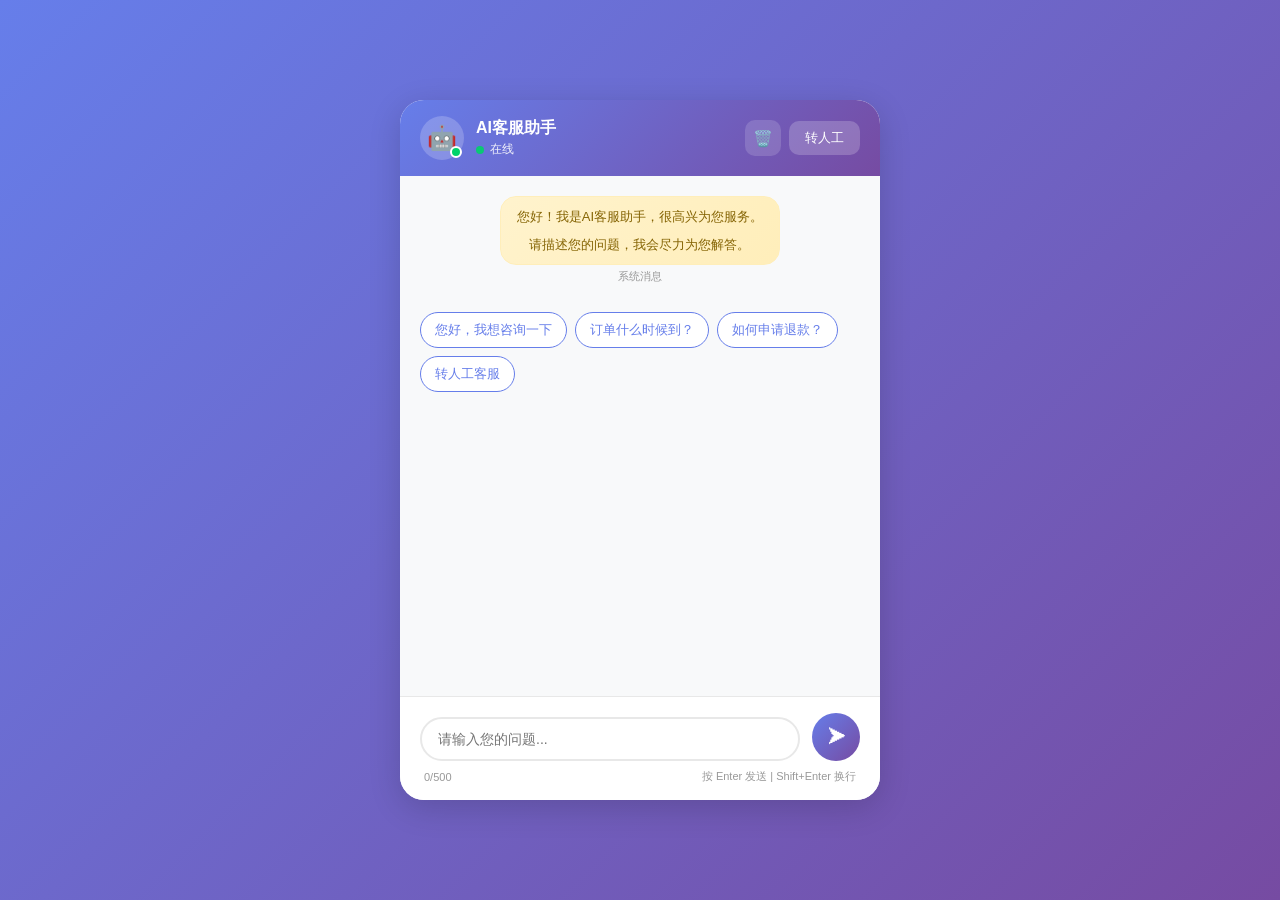
<file: frontend/index.html>
<!DOCTYPE html>
<html lang="zh-CN">
<head>
    <meta charset="UTF-8">
    <meta name="viewport" content="width=device-width, initial-scale=1.0, maximum-scale=1.0, user-scalable=no">
    <title>AI客服系统</title>
    <link rel="stylesheet" href="styles.css">
</head>
<body>
    <div class="chat-container">
        <!-- 聊天头部 -->
        <div class="chat-header">
            <div class="header-info">
                <div class="avatar">
                    <div class="avatar-icon">🤖</div>
                    <div class="online-indicator"></div>
                </div>
                <div class="info">
                    <h3>AI客服助手</h3>
                    <span class="status">
                        <span class="status-dot"></span>
                        <span id="connectionStatus">在线</span>
                    </span>
                </div>
            </div>
            <div class="header-actions">
                <button class="btn-icon" onclick="clearChat()" title="清空对话">
                    🗑️
                </button>
                <button class="btn-transfer" onclick="requestHumanService()">
                    转人工
                </button>
            </div>
        </div>

        <!-- 聊天消息区域 -->
        <div class="chat-messages" id="chatMessages">
            <!-- 系统欢迎消息 -->
            <div class="message system">
                <div class="message-content">
                    <p>您好！我是AI客服助手，很高兴为您服务。</p>
                    <p>请描述您的问题，我会尽力为您解答。</p>
                </div>
                <div class="message-time">系统消息</div>
            </div>
            
            <!-- 快捷回复区域 -->
            <div class="quick-replies" id="quickReplies">
                <button class="quick-reply-btn" onclick="sendQuickReply('您好，我想咨询一下')">您好，我想咨询一下</button>
                <button class="quick-reply-btn" onclick="sendQuickReply('订单什么时候到？')">订单什么时候到？</button>
                <button class="quick-reply-btn" onclick="sendQuickReply('如何申请退款？')">如何申请退款？</button>
                <button class="quick-reply-btn" onclick="sendQuickReply('转人工客服')">转人工客服</button>
            </div>
        </div>

        <!-- 聊天输入区域 -->
        <div class="chat-input">
            <div class="input-container">
                <input type="text" id="messageInput" placeholder="请输入您的问题..." autocomplete="off">
                <button class="btn-send" id="sendBtn" onclick="sendMessage()">
                    <span class="send-icon">➤</span>
                </button>
            </div>
            <div class="input-actions">
                <span class="char-count" id="charCount">0/500</span>
                <span class="input-hint">按 Enter 发送 | Shift+Enter 换行</span>
            </div>
        </div>

        <!-- 转人工提示框 -->
        <div class="transfer-modal" id="transferModal">
            <div class="modal-content">
                <h3>转人工客服</h3>
                <p>您确定要转人工客服吗？</p>
                <textarea id="transferReason" placeholder="请说明转人工的原因（可选）"></textarea>
                <div class="modal-actions">
                    <button class="btn-cancel" onclick="cancelTransfer()">取消</button>
                    <button class="btn-confirm" onclick="confirmTransfer()">确认转接</button>
                </div>
            </div>
        </div>

        <!-- 工单状态提示 -->
        <div class="ticket-status" id="ticketStatus">
            <div class="status-content">
                <div class="status-icon loading">
                    <div class="spinner"></div>
                </div>
                <div class="status-text">
                    <p>工单已创建，等待客服接入...</p>
                    <p class="ticket-id">工单ID: <span id="ticketIdDisplay"></span></p>
                </div>
                <button class="btn-close-status" onclick="hideTicketStatus()">×</button>
            </div>
        </div>

        <!-- Toast通知 -->
        <div class="toast" id="toast"></div>
    </div>

    <script src="script.js"></script>
</body>
</html>
</file>
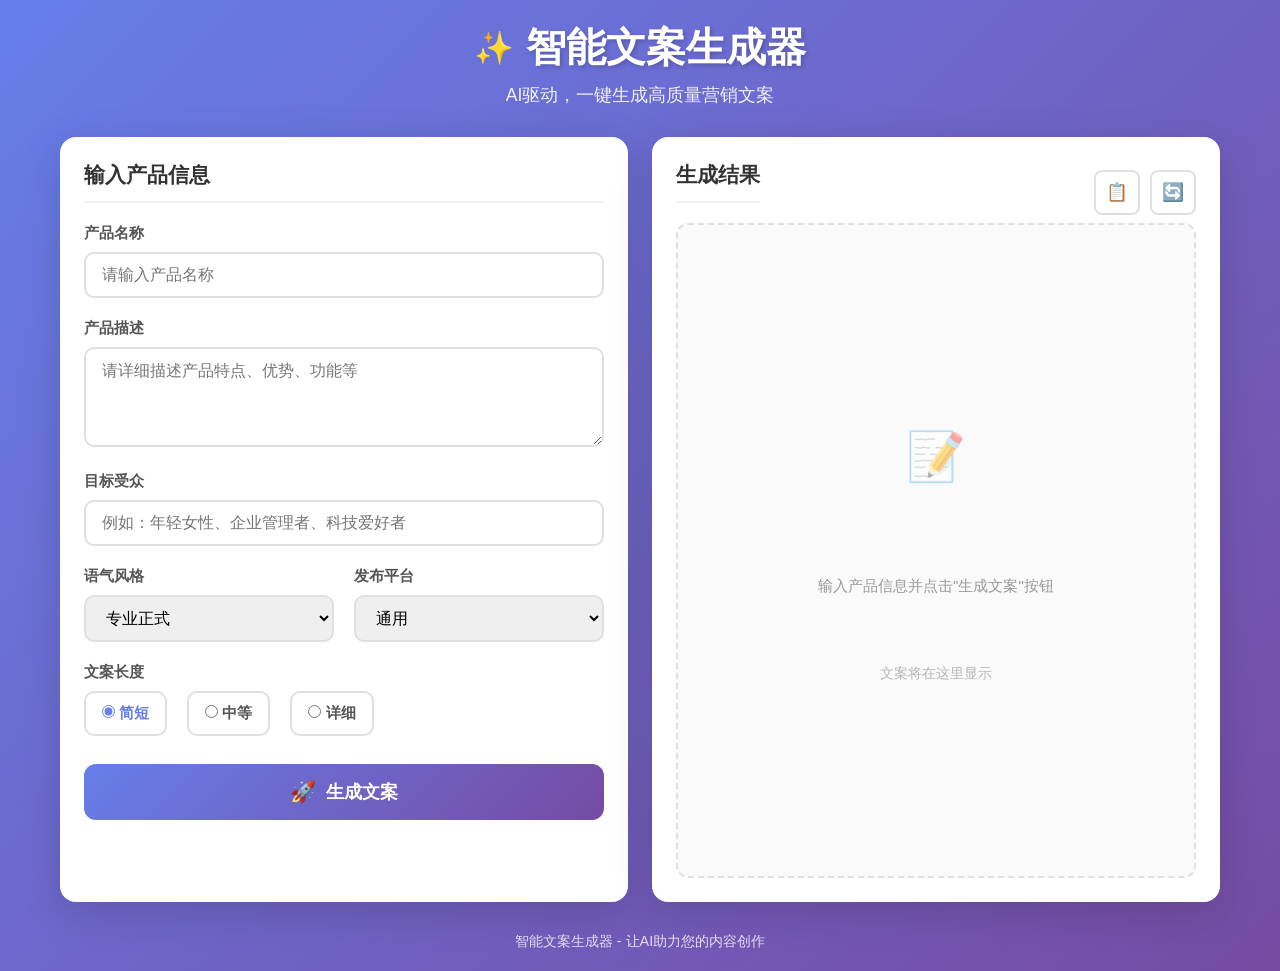
<file: 实战项目/frontend/index.html>
<!DOCTYPE html>
<html lang="zh-CN">
<head>
    <meta charset="UTF-8">
    <meta name="viewport" content="width=device-width, initial-scale=1.0">
    <title>智能文案生成器</title>
    <link rel="stylesheet" href="styles.css">
</head>
<body>
    <div class="container">
        <header class="header">
            <div class="logo">
                <span class="logo-icon">✨</span>
                <h1>智能文案生成器</h1>
            </div>
            <p class="subtitle">AI驱动，一键生成高质量营销文案</p>
        </header>

        <main class="main-content">
            <div class="input-section">
                <h2>输入产品信息</h2>
                
                <div class="form-group">
                    <label for="productName">产品名称</label>
                    <input type="text" id="productName" placeholder="请输入产品名称">
                </div>

                <div class="form-group">
                    <label for="productDesc">产品描述</label>
                    <textarea id="productDesc" placeholder="请详细描述产品特点、优势、功能等"></textarea>
                </div>

                <div class="form-group">
                    <label for="targetAudience">目标受众</label>
                    <input type="text" id="targetAudience" placeholder="例如：年轻女性、企业管理者、科技爱好者">
                </div>

                <div class="form-row">
                    <div class="form-group half">
                        <label for="tone">语气风格</label>
                        <select id="tone">
                            <option value="professional">专业正式</option>
                            <option value="casual">轻松随意</option>
                            <option value="humorous">幽默风趣</option>
                            <option value="formal">庄重典雅</option>
                            <option value="warm">温馨亲切</option>
                            <option value="energetic">活力四射</option>
                        </select>
                    </div>
                    <div class="form-group half">
                        <label for="platform">发布平台</label>
                        <select id="platform">
                            <option value="general">通用</option>
                            <option value="wechat">微信</option>
                            <option value="weibo">微博</option>
                            <option value="douyin">抖音</option>
                            <option value="taobao">淘宝</option>
                            <option value="jd">京东</option>
                            <option value="小红书">小红书</option>
                        </select>
                    </div>
                </div>

                <div class="form-group">
                    <label for="length">文案长度</label>
                    <div class="radio-group">
                        <label class="radio-item">
                            <input type="radio" name="length" value="short" checked>
                            <span>简短</span>
                        </label>
                        <label class="radio-item">
                            <input type="radio" name="length" value="medium">
                            <span>中等</span>
                        </label>
                        <label class="radio-item">
                            <input type="radio" name="length" value="long">
                            <span>详细</span>
                        </label>
                    </div>
                </div>

                <button id="generateBtn" class="generate-btn">
                    <span class="btn-icon">🚀</span>
                    生成文案
                </button>
            </div>

            <div class="output-section">
                <div class="output-header">
                    <h2>生成结果</h2>
                    <div class="output-actions">
                        <button id="copyBtn" class="action-btn" title="复制文案">
                            <span>📋</span>
                        </button>
                        <button id="regenerateBtn" class="action-btn" title="重新生成">
                            <span>🔄</span>
                        </button>
                    </div>
                </div>
                
                <div id="outputContent" class="output-content">
                    <div class="placeholder">
                        <span class="placeholder-icon">📝</span>
                        <p>输入产品信息并点击"生成文案"按钮</p>
                        <p class="placeholder-hint">文案将在这里显示</p>
                    </div>
                </div>

                <div id="statusIndicator" class="status-indicator" style="display: none;">
                    <div class="loading-spinner"></div>
                    <span>AI正在生成文案中...</span>
                </div>
            </div>
        </main>

        <footer class="footer">
            <p>智能文案生成器 - 让AI助力您的内容创作</p>
        </footer>
    </div>

    <script src="script.js"></script>
</body>
</html>
</file>
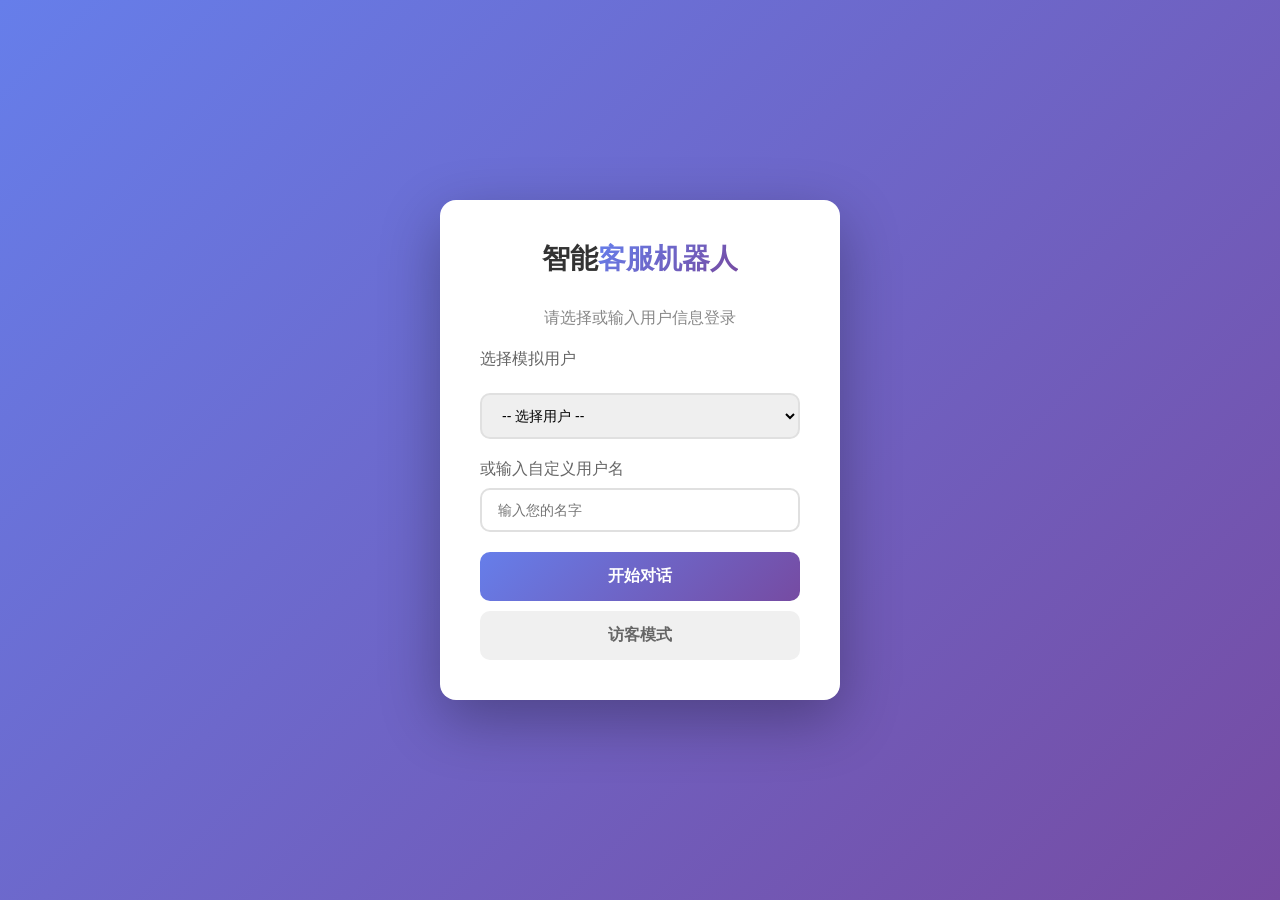
<file: 智能客服机器人/static/index.html>
<!DOCTYPE html>
<html lang="zh-CN">
<head>
    <meta charset="UTF-8">
    <meta name="viewport" content="width=device-width, initial-scale=1.0">
    <title>智能客服机器人</title>
    <style>
        * {
            margin: 0;
            padding: 0;
            box-sizing: border-box;
        }
        
        body {
            font-family: -apple-system, BlinkMacSystemFont, 'Segoe UI', Roboto, 'Helvetica Neue', Arial, sans-serif;
            background: linear-gradient(135deg, #667eea 0%, #764ba2 100%);
            min-height: 100vh;
        }
        
        .login-container {
            display: flex;
            justify-content: center;
            align-items: center;
            height: 100vh;
        }
        
        .login-box {
            background: white;
            padding: 40px;
            border-radius: 16px;
            box-shadow: 0 20px 60px rgba(0, 0, 0, 0.3);
            width: 400px;
            text-align: center;
        }
        
        .login-box h1 {
            color: #333;
            margin-bottom: 30px;
            font-size: 28px;
        }
        
        .login-box h1 span {
            background: linear-gradient(135deg, #667eea 0%, #764ba2 100%);
            -webkit-background-clip: text;
            -webkit-text-fill-color: transparent;
            background-clip: text;
        }
        
        .form-group {
            margin-bottom: 20px;
            text-align: left;
        }
        
        .form-group label {
            display: block;
            margin-bottom: 8px;
            color: #666;
            font-weight: 500;
        }
        
        .form-group input {
            width: 100%;
            padding: 12px 16px;
            border: 2px solid #e0e0e0;
            border-radius: 10px;
            font-size: 14px;
            transition: all 0.3s ease;
            outline: none;
        }
        
        .form-group input:focus {
            border-color: #667eea;
            box-shadow: 0 0 0 3px rgba(102, 126, 234, 0.1);
        }
        
        .btn {
            width: 100%;
            padding: 14px;
            border: none;
            border-radius: 10px;
            font-size: 16px;
            font-weight: 600;
            cursor: pointer;
            transition: all 0.3s ease;
        }
        
        .btn-primary {
            background: linear-gradient(135deg, #667eea 0%, #764ba2 100%);
            color: white;
        }
        
        .btn-primary:hover {
            transform: translateY(-2px);
            box-shadow: 0 10px 30px rgba(102, 126, 234, 0.4);
        }
        
        .btn-secondary {
            background: #f0f0f0;
            color: #666;
            margin-top: 10px;
        }
        
        .btn-secondary:hover {
            background: #e0e0e0;
        }
        
        .customer-select {
            margin-top: 15px;
            padding: 12px 16px;
            border: 2px solid #e0e0e0;
            border-radius: 10px;
            font-size: 14px;
            width: 100%;
            outline: none;
            cursor: pointer;
        }
        
        .customer-select:focus {
            border-color: #667eea;
        }
        
        .chat-container {
            display: none;
            height: 100vh;
            flex-direction: column;
        }
        
        .chat-header {
            background: white;
            padding: 20px;
            box-shadow: 0 2px 10px rgba(0, 0, 0, 0.1);
            display: flex;
            justify-content: space-between;
            align-items: center;
        }
        
        .chat-header h2 {
            color: #333;
            font-size: 20px;
        }
        
        .user-info {
            display: flex;
            align-items: center;
            gap: 15px;
        }
        
        .user-info span {
            padding: 8px 16px;
            background: #667eea;
            color: white;
            border-radius: 20px;
            font-size: 14px;
        }
        
        .logout-btn {
            padding: 8px 20px;
            background: #ff6b6b;
            color: white;
            border: none;
            border-radius: 20px;
            cursor: pointer;
            font-size: 14px;
            transition: all 0.3s ease;
        }
        
        .logout-btn:hover {
            background: #ee5a5a;
        }
        
        .chat-messages {
            flex: 1;
            overflow-y: auto;
            padding: 20px;
            display: flex;
            flex-direction: column;
            gap: 15px;
        }
        
        .message {
            max-width: 70%;
            padding: 15px 20px;
            border-radius: 20px;
            line-height: 1.5;
        }
        
        .message.user {
            background: linear-gradient(135deg, #667eea 0%, #764ba2 100%);
            color: white;
            align-self: flex-end;
            border-bottom-right-radius: 5px;
        }
        
        .message.bot {
            background: white;
            color: #333;
            align-self: flex-start;
            border-bottom-left-radius: 5px;
            box-shadow: 0 2px 10px rgba(0, 0, 0, 0.1);
        }
        
        .message.system {
            background: #f8f9fa;
            color: #888;
            align-self: center;
            font-size: 12px;
            padding: 8px 16px;
            border-radius: 20px;
            max-width: 100%;
        }
        
        .message-time {
            font-size: 12px;
            opacity: 0.7;
            margin-top: 5px;
            text-align: right;
        }
        
        .chat-input {
            background: white;
            padding: 15px 20px;
            box-shadow: 0 -2px 10px rgba(0, 0, 0, 0.1);
            display: flex;
            gap: 10px;
        }
        
        .chat-input input {
            flex: 1;
            padding: 14px 20px;
            border: 2px solid #e0e0e0;
            border-radius: 30px;
            font-size: 15px;
            outline: none;
            transition: all 0.3s ease;
        }
        
        .chat-input input:focus {
            border-color: #667eea;
        }
        
        .send-btn {
            padding: 14px 30px;
            background: linear-gradient(135deg, #667eea 0%, #764ba2 100%);
            color: white;
            border: none;
            border-radius: 30px;
            font-size: 15px;
            font-weight: 600;
            cursor: pointer;
            transition: all 0.3s ease;
        }
        
        .send-btn:hover {
            transform: translateY(-2px);
            box-shadow: 0 5px 20px rgba(102, 126, 234, 0.4);
        }
        
        .send-btn:disabled {
            opacity: 0.5;
            cursor: not-allowed;
            transform: none;
        }
        
        .typing-indicator {
            display: flex;
            gap: 5px;
            padding: 15px 20px;
            background: white;
            border-radius: 20px;
            border-bottom-left-radius: 5px;
            align-self: flex-start;
        }
        
        .typing-dot {
            width: 8px;
            height: 8px;
            background: #667eea;
            border-radius: 50%;
            animation: typing 1.4s infinite ease-in-out;
        }
        
        .typing-dot:nth-child(1) { animation-delay: 0s; }
        .typing-dot:nth-child(2) { animation-delay: 0.2s; }
        .typing-dot:nth-child(3) { animation-delay: 0.4s; }
        
        @keyframes typing {
            0%, 80%, 100% { transform: scale(0.6); opacity: 0.5; }
            40% { transform: scale(1); opacity: 1; }
        }
        
        .session-info {
            background: #f8f9fa;
            padding: 10px 20px;
            font-size: 12px;
            color: #666;
            border-bottom: 1px solid #e0e0e0;
        }
        
        .vip-badge {
            display: inline-block;
            padding: 2px 8px;
            border-radius: 10px;
            font-size: 11px;
            font-weight: 600;
        }
        
        .vip-badge.gold { background: #ffd700; color: #8b6914; }
        .vip-badge.silver { background: #c0c0c0; color: #4a4a4a; }
        .vip-badge.bronze { background: #cd7f32; color: #fff; }
    </style>
</head>
<body>
    <div class="login-container" id="loginContainer">
        <div class="login-box">
            <h1>智能<span>客服机器人</span></h1>
            <p style="color: #888; margin-bottom: 20px;">请选择或输入用户信息登录</p>
            
            <div class="form-group">
                <label for="customerSelect">选择模拟用户</label>
                <select id="customerSelect" class="customer-select">
                    <option value="">-- 选择用户 --</option>
                    <option value="C001">C001 - 张三 (黄金会员)</option>
                    <option value="C002">C002 - 李四 (白银会员)</option>
                    <option value="C003">C003 - 王五 (黄金会员)</option>
                    <option value="C004">C004 - 赵六 (青铜会员)</option>
                    <option value="C005">C005 - 孙七 (黄金会员)</option>
                    <option value="C006">C006 - 周八 (白银会员)</option>
                    <option value="C007">C007 - 吴九 (青铜会员)</option>
                    <option value="C008">C008 - 郑十 (黄金会员)</option>
                    <option value="C009">C009 - 钱十一 (白银会员)</option>
                    <option value="C010">C010 - 刘十二 (黄金会员)</option>
                </select>
            </div>
            
            <div class="form-group">
                <label for="customName">或输入自定义用户名</label>
                <input type="text" id="customName" placeholder="输入您的名字">
            </div>
            
            <button class="btn btn-primary" onclick="login()">开始对话</button>
            <button class="btn btn-secondary" onclick="loginAsGuest()">访客模式</button>
        </div>
    </div>
    
    <div class="chat-container" id="chatContainer">
        <div class="chat-header">
        <h2>🤖 智能客服机器人</h2>
        <div class="user-info">
            <span id="currentUser">用户</span>
            <span id="vipBadge" class="vip-badge" style="display: none;"></span>
            <button class="logout-btn" onclick="logout()">退出登录</button>
        </div>
    </div>
    
    <div class="session-info" id="sessionInfo">
        会话ID: <span id="sessionId">---</span> | 
        累计消费: <span id="totalSpent">---</span> | 
        注册时间: <span id="registerDate">---</span>
    </div>
        
        <div class="chat-messages" id="chatMessages">
            <div class="message system">欢迎来到智能客服！我可以帮您查询订单、产品信息，或者回答您的问题。</div>
        </div>
        
        <div class="chat-input">
            <input type="text" id="messageInput" placeholder="输入您的问题..." onkeydown="handleKeyDown(event)">
            <button class="send-btn" onclick="sendMessage()" id="sendBtn">发送</button>
        </div>
    </div>
    
    <script>
        let currentUser = null;
        let currentSessionId = null;
        const API_BASE = 'http://localhost:8000';
        
        let customerInfo = null;
        
        async function login() {
            const customerId = document.getElementById('customerSelect').value;
            const customName = document.getElementById('customName').value;
            
            if (!customerId && !customName) {
                alert('请选择用户或输入用户名');
                return;
            }
            
            currentUser = customerId || customName;
            
            document.getElementById('loginContainer').style.display = 'none';
            document.getElementById('chatContainer').style.display = 'flex';
            document.getElementById('currentUser').textContent = currentUser;
            
            if (customerId) {
                await loadCustomerInfo(customerId);
            } else {
                document.getElementById('vipBadge').style.display = 'none';
                document.getElementById('totalSpent').textContent = '---';
                document.getElementById('registerDate').textContent = '---';
            }
            
            addMessage('system', '正在创建会话...');
            await createSession();
            
            if (customerInfo) {
                addMessage('system', `您好${customerInfo.name}，欢迎回来！您的${customerInfo.vip_level === 'gold' ? '黄金' : customerInfo.vip_level === 'silver' ? '白银' : '青铜'}会员等级已生效。`);
            } else {
                addMessage('system', '会话已创建，可以开始对话！');
            }
        }
        
        async function loadCustomerInfo(customerId) {
            try {
                const response = await fetch(`${API_BASE}/api/customers/${customerId}`);
                if (response.ok) {
                    customerInfo = await response.json();
                    document.getElementById('totalSpent').textContent = `¥${customerInfo.total_spent.toLocaleString()}`;
                    document.getElementById('registerDate').textContent = customerInfo.register_date;
                    
                    const vipBadge = document.getElementById('vipBadge');
                    vipBadge.textContent = customerInfo.vip_level === 'gold' ? '黄金会员' : customerInfo.vip_level === 'silver' ? '白银会员' : '青铜会员';
                    vipBadge.className = `vip-badge ${customerInfo.vip_level}`;
                    vipBadge.style.display = 'inline-block';
                }
            } catch (error) {
                console.error('加载客户信息失败:', error);
            }
        }
        
        function loginAsGuest() {
            currentUser = '访客用户';
            document.getElementById('loginContainer').style.display = 'none';
            document.getElementById('chatContainer').style.display = 'flex';
            document.getElementById('currentUser').textContent = currentUser;
            createSession();
        }
        
        function logout() {
            currentUser = null;
            currentSessionId = null;
            document.getElementById('loginContainer').style.display = 'flex';
            document.getElementById('chatContainer').style.display = 'none';
            document.getElementById('chatMessages').innerHTML = '<div class="message system">欢迎来到智能客服！我可以帮您查询订单、产品信息，或者回答您的问题。</div>';
            document.getElementById('customerSelect').value = '';
            document.getElementById('customName').value = '';
        }
        
        async function createSession() {
            try {
                const response = await fetch(`${API_BASE}/session`, { method: 'POST' });
                const data = await response.json();
                currentSessionId = data.session_id;
                document.getElementById('sessionId').textContent = currentSessionId.substring(0, 8) + '...';
            } catch (error) {
                console.error('创建会话失败:', error);
            }
        }
        
        async function sendMessage() {
            const input = document.getElementById('messageInput');
            const message = input.value.trim();
            
            if (!message) return;
            
            input.value = '';
            document.getElementById('sendBtn').disabled = true;
            
            addMessage('user', message);
            
            const typingIndicator = document.createElement('div');
            typingIndicator.className = 'typing-indicator';
            typingIndicator.innerHTML = '<span class="typing-dot"></span><span class="typing-dot"></span><span class="typing-dot"></span>';
            document.getElementById('chatMessages').appendChild(typingIndicator);
            scrollToBottom();
            
            try {
                const payload = { 
                    prompt: message, 
                    session_id: currentSessionId 
                };
                
                if (currentUser && currentUser.startsWith('C')) {
                    payload.customer_id = currentUser;
                }
                
                const response = await fetch(`${API_BASE}/chat_sync`, {
                    method: 'POST',
                    headers: { 'Content-Type': 'application/json' },
                    body: JSON.stringify(payload)
                });
                
                const data = await response.json();
                currentSessionId = data.session_id;
                document.getElementById('sessionId').textContent = currentSessionId.substring(0, 8) + '...';
                
                document.getElementById('chatMessages').removeChild(typingIndicator);
                addMessage('bot', data.response);
            } catch (error) {
                document.getElementById('chatMessages').removeChild(typingIndicator);
                addMessage('system', '发送失败，请重试');
                console.error('发送消息失败:', error);
            } finally {
                document.getElementById('sendBtn').disabled = false;
            }
        }
        
        function addMessage(type, content) {
            const messages = document.getElementById('chatMessages');
            const messageDiv = document.createElement('div');
            messageDiv.className = `message ${type}`;
            
            if (type === 'system') {
                messageDiv.textContent = content;
            } else {
                messageDiv.innerHTML = `<div>${content.replace(/\n/g, '<br>')}</div>`;
                const time = new Date().toLocaleTimeString('zh-CN', { hour: '2-digit', minute: '2-digit' });
                messageDiv.innerHTML += `<div class="message-time">${time}</div>`;
            }
            
            messages.appendChild(messageDiv);
            scrollToBottom();
        }
        
        function scrollToBottom() {
            const messages = document.getElementById('chatMessages');
            messages.scrollTop = messages.scrollHeight;
        }
        
        function handleKeyDown(event) {
            if (event.key === 'Enter' && !event.shiftKey) {
                event.preventDefault();
                sendMessage();
            }
        }
    </script>
</body>
</html>
</file>
<file: frontend/styles.css>
/* AI客服系统样式 - 优化版 */

/* ========== 基础重置 ========== */
* {
    margin: 0;
    padding: 0;
    box-sizing: border-box;
}

:root {
    --primary-gradient: linear-gradient(135deg, #667eea 0%, #764ba2 100%);
    --primary-color: #667eea;
    --secondary-color: #764ba2;
    --success-color: #00d26a;
    --warning-color: #ffc107;
    --error-color: #ff4757;
    --text-primary: #1a1a2e;
    --text-secondary: #666;
    --text-muted: #999;
    --bg-light: #f8f9fa;
    --border-color: #e8e8e8;
    --shadow-sm: 0 2px 8px rgba(0, 0, 0, 0.08);
    --shadow-md: 0 4px 16px rgba(0, 0, 0, 0.12);
    --shadow-lg: 0 8px 32px rgba(0, 0, 0, 0.16);
}

body {
    font-family: 'Segoe UI', -apple-system, BlinkMacSystemFont, 'PingFang SC', sans-serif;
    background: var(--primary-gradient);
    height: 100vh;
    display: flex;
    justify-content: center;
    align-items: center;
    padding: 20px;
}

/* ========== 聊天容器 ========== */
.chat-container {
    width: 100%;
    max-width: 480px;
    height: 90vh;
    max-height: 700px;
    background: white;
    border-radius: 24px;
    box-shadow: var(--shadow-lg);
    display: flex;
    flex-direction: column;
    overflow: hidden;
    position: relative;
}

/* ========== 聊天头部 ========== */
.chat-header {
    background: var(--primary-gradient);
    color: white;
    padding: 16px 20px;
    display: flex;
    justify-content: space-between;
    align-items: center;
    flex-shrink: 0;
}

.header-info {
    display: flex;
    align-items: center;
    gap: 12px;
}

.avatar {
    position: relative;
    width: 44px;
    height: 44px;
}

.avatar-icon {
    width: 44px;
    height: 44px;
    border-radius: 50%;
    background: rgba(255, 255, 255, 0.2);
    display: flex;
    align-items: center;
    justify-content: center;
    font-size: 24px;
}

.online-indicator {
    position: absolute;
    bottom: 2px;
    right: 2px;
    width: 12px;
    height: 12px;
    background: var(--success-color);
    border: 2px solid white;
    border-radius: 50%;
    animation: pulse 2s infinite;
}

@keyframes pulse {
    0%, 100% { transform: scale(1); opacity: 1; }
    50% { transform: scale(1.2); opacity: 0.7; }
}

.info h3 {
    font-size: 16px;
    font-weight: 600;
    margin-bottom: 2px;
}

.status {
    display: flex;
    align-items: center;
    gap: 6px;
    font-size: 12px;
    opacity: 0.9;
}

.status-dot {
    width: 8px;
    height: 8px;
    background: var(--success-color);
    border-radius: 50%;
}

.header-actions {
    display: flex;
    align-items: center;
    gap: 8px;
}

.btn-icon {
    background: rgba(255, 255, 255, 0.15);
    border: none;
    width: 36px;
    height: 36px;
    border-radius: 10px;
    cursor: pointer;
    font-size: 16px;
    transition: all 0.2s;
}

.btn-icon:hover {
    background: rgba(255, 255, 255, 0.25);
    transform: scale(1.05);
}

.btn-transfer {
    background: rgba(255, 255, 255, 0.2);
    color: white;
    border: none;
    padding: 8px 16px;
    border-radius: 10px;
    cursor: pointer;
    font-size: 13px;
    font-weight: 500;
    transition: all 0.2s;
}

.btn-transfer:hover {
    background: rgba(255, 255, 255, 0.3);
    transform: translateY(-1px);
}

/* ========== 聊天消息区域 ========== */
.chat-messages {
    flex: 1;
    padding: 20px;
    overflow-y: auto;
    background: var(--bg-light);
    scroll-behavior: smooth;
}

/* 消息通用样式 */
.message {
    margin-bottom: 16px;
    display: flex;
    flex-direction: column;
    animation: fadeIn 0.3s ease;
}

@keyframes fadeIn {
    from { opacity: 0; transform: translateY(10px); }
    to { opacity: 1; transform: translateY(0); }
}

.message.user {
    align-items: flex-end;
}

.message.ai {
    align-items: flex-start;
}

.message.system {
    align-items: center;
}

.message-content {
    max-width: 85%;
    padding: 12px 16px;
    border-radius: 16px;
    position: relative;
    line-height: 1.5;
    font-size: 14px;
}

.message.user .message-content {
    background: var(--primary-gradient);
    color: white;
    border-bottom-right-radius: 4px;
}

.message.ai .message-content {
    background: white;
    color: var(--text-primary);
    border: 1px solid var(--border-color);
    border-bottom-left-radius: 4px;
    box-shadow: var(--shadow-sm);
}

.message.system .message-content {
    background: linear-gradient(135deg, #fff3cd 0%, #ffeeba 100%);
    color: #856404;
    border: 1px solid #ffeeba;
    text-align: center;
    font-size: 13px;
    padding: 10px 16px;
}

.message-content p {
    margin-bottom: 8px;
}

.message-content p:last-child {
    margin-bottom: 0;
}

.message-time {
    font-size: 11px;
    color: var(--text-muted);
    margin-top: 4px;
    padding: 0 4px;
}

/* 消息状态 */
.message-status {
    display: flex;
    align-items: center;
    gap: 4px;
    font-size: 11px;
    color: var(--text-muted);
    margin-top: 2px;
}

.message-status .status-icon {
    font-size: 12px;
}

/* 消息操作按钮 */
.message-actions {
    display: none;
    position: absolute;
    top: 50%;
    transform: translateY(-50%);
    background: white;
    border-radius: 8px;
    box-shadow: var(--shadow-md);
    overflow: hidden;
}

.message.user .message-actions {
    left: -80px;
}

.message.ai .message-actions {
    right: -80px;
}

.message:hover .message-actions {
    display: flex;
}

.message-actions button {
    width: 32px;
    height: 32px;
    border: none;
    background: transparent;
    cursor: pointer;
    font-size: 14px;
    transition: background 0.2s;
}

.message-actions button:hover {
    background: var(--bg-light);
}

/* AI正在输入指示 */
.typing-indicator {
    display: flex;
    align-items: center;
    gap: 4px;
    padding: 12px 16px;
    background: white;
    border-radius: 16px;
    border: 1px solid var(--border-color);
    box-shadow: var(--shadow-sm);
    max-width: 70px;
}

.typing-dot {
    width: 8px;
    height: 8px;
    background: var(--text-muted);
    border-radius: 50%;
    animation: typingBounce 1.4s infinite ease-in-out;
}

.typing-dot:nth-child(1) { animation-delay: 0s; }
.typing-dot:nth-child(2) { animation-delay: 0.2s; }
.typing-dot:nth-child(3) { animation-delay: 0.4s; }

@keyframes typingBounce {
    0%, 80%, 100% { transform: scale(0.6); opacity: 0.4; }
    40% { transform: scale(1); opacity: 1; }
}

/* ========== 快捷回复 ========== */
.quick-replies {
    display: flex;
    flex-wrap: wrap;
    gap: 8px;
    padding: 12px 0;
    animation: fadeIn 0.4s ease;
}

.quick-reply-btn {
    background: white;
    border: 1px solid var(--primary-color);
    color: var(--primary-color);
    padding: 8px 14px;
    border-radius: 18px;
    font-size: 13px;
    cursor: pointer;
    transition: all 0.2s;
}

.quick-reply-btn:hover {
    background: var(--primary-color);
    color: white;
    transform: translateY(-2px);
    box-shadow: var(--shadow-sm);
}

/* ========== 聊天输入区域 ========== */
.chat-input {
    padding: 16px 20px;
    background: white;
    border-top: 1px solid var(--border-color);
    flex-shrink: 0;
}

.input-container {
    display: flex;
    gap: 12px;
    align-items: flex-end;
}

.input-container input {
    flex: 1;
    padding: 12px 16px;
    border: 2px solid var(--border-color);
    border-radius: 24px;
    font-size: 14px;
    outline: none;
    transition: border-color 0.2s, box-shadow 0.2s;
}

.input-container input:focus {
    border-color: var(--primary-color);
    box-shadow: 0 0 0 3px rgba(102, 126, 234, 0.15);
}

.btn-send {
    width: 48px;
    height: 48px;
    background: var(--primary-gradient);
    color: white;
    border: none;
    border-radius: 50%;
    cursor: pointer;
    font-size: 18px;
    display: flex;
    align-items: center;
    justify-content: center;
    transition: all 0.2s;
    flex-shrink: 0;
}

.btn-send:hover:not(:disabled) {
    transform: scale(1.08);
    box-shadow: var(--shadow-md);
}

.btn-send:disabled {
    opacity: 0.6;
    cursor: not-allowed;
}

.btn-send .send-icon {
    transform: translateX(1px);
}

.input-actions {
    display: flex;
    justify-content: space-between;
    align-items: center;
    margin-top: 8px;
    padding: 0 4px;
}

.char-count {
    font-size: 11px;
    color: var(--text-muted);
}

.input-hint {
    font-size: 11px;
    color: var(--text-muted);
}

/* ========== 转人工模态框 ========== */
.transfer-modal {
    position: fixed;
    top: 0;
    left: 0;
    width: 100%;
    height: 100%;
    background: rgba(0, 0, 0, 0.5);
    display: none;
    justify-content: center;
    align-items: center;
    z-index: 1000;
    backdrop-filter: blur(4px);
}

.transfer-modal.active {
    display: flex;
}

.modal-content {
    background: white;
    padding: 28px;
    border-radius: 20px;
    width: 90%;
    max-width: 340px;
    text-align: center;
    animation: modalSlideIn 0.3s ease;
}

@keyframes modalSlideIn {
    from { opacity: 0; transform: scale(0.9) translateY(20px); }
    to { opacity: 1; transform: scale(1) translateY(0); }
}

.modal-content h3 {
    margin-bottom: 12px;
    color: var(--text-primary);
    font-size: 18px;
}

.modal-content > p {
    color: var(--text-secondary);
    margin-bottom: 20px;
    font-size: 14px;
}

.modal-content textarea {
    width: 100%;
    padding: 12px;
    border: 2px solid var(--border-color);
    border-radius: 12px;
    margin-bottom: 20px;
    resize: none;
    font-size: 14px;
    font-family: inherit;
    outline: none;
    transition: border-color 0.2s;
}

.modal-content textarea:focus {
    border-color: var(--primary-color);
}

.modal-actions {
    display: flex;
    gap: 12px;
    justify-content: center;
}

.btn-cancel {
    background: var(--bg-light);
    color: var(--text-secondary);
    border: none;
    padding: 12px 24px;
    border-radius: 12px;
    cursor: pointer;
    font-size: 14px;
    font-weight: 500;
    transition: all 0.2s;
}

.btn-cancel:hover {
    background: #e9ecef;
}

.btn-confirm {
    background: var(--primary-gradient);
    color: white;
    border: none;
    padding: 12px 24px;
    border-radius: 12px;
    cursor: pointer;
    font-size: 14px;
    font-weight: 500;
    transition: all 0.2s;
}

.btn-confirm:hover {
    transform: translateY(-2px);
    box-shadow: var(--shadow-md);
}

/* ========== 工单状态提示 ========== */
.ticket-status {
    position: absolute;
    top: 80px;
    right: 16px;
    background: white;
    padding: 16px 20px;
    border-radius: 16px;
    box-shadow: var(--shadow-lg);
    z-index: 100;
    display: none;
    animation: slideIn 0.3s ease;
    max-width: 280px;
}

.ticket-status.active {
    display: block;
}

@keyframes slideIn {
    from { opacity: 0; transform: translateX(20px); }
    to { opacity: 1; transform: translateX(0); }
}

.status-content {
    display: flex;
    align-items: flex-start;
    gap: 12px;
}

.status-icon {
    font-size: 24px;
    flex-shrink: 0;
}

.status-icon.loading {
    width: 24px;
    height: 24px;
}

.spinner {
    width: 24px;
    height: 24px;
    border: 3px solid var(--border-color);
    border-top-color: var(--primary-color);
    border-radius: 50%;
    animation: spin 1s linear infinite;
}

@keyframes spin {
    to { transform: rotate(360deg); }
}

.status-text {
    flex: 1;
}

.status-text p {
    margin-bottom: 6px;
    font-size: 14px;
    color: var(--text-primary);
}

.ticket-id {
    font-size: 12px;
    color: var(--text-muted);
}

.btn-close-status {
    position: absolute;
    top: 8px;
    right: 8px;
    width: 24px;
    height: 24px;
    border: none;
    background: transparent;
    color: var(--text-muted);
    font-size: 18px;
    cursor: pointer;
    border-radius: 50%;
    transition: background 0.2s;
}

.btn-close-status:hover {
    background: var(--bg-light);
}

/* ========== 转人工建议按钮 ========== */
.transfer-actions {
    display: flex;
    gap: 8px;
    margin-top: 12px;
    justify-content: center;
}

.btn-continue {
    background: var(--bg-light);
    color: var(--text-secondary);
    border: 1px solid var(--border-color);
    padding: 8px 16px;
    border-radius: 18px;
    cursor: pointer;
    font-size: 13px;
    transition: all 0.2s;
}

.btn-continue:hover {
    background: #e9ecef;
    color: var(--text-primary);
}

.btn-confirm-transfer {
    background: var(--primary-gradient);
    color: white;
    border: none;
    padding: 8px 16px;
    border-radius: 18px;
    cursor: pointer;
    font-size: 13px;
    font-weight: 500;
    transition: all 0.2s;
}

.btn-confirm-transfer:hover {
    transform: translateY(-2px);
    box-shadow: var(--shadow-md);
}

/* ========== Toast通知 ========== */
.toast {
    position: fixed;
    bottom: 100px;
    left: 50%;
    transform: translateX(-50%) translateY(100px);
    background: var(--text-primary);
    color: white;
    padding: 12px 24px;
    border-radius: 24px;
    font-size: 14px;
    opacity: 0;
    transition: all 0.3s ease;
    z-index: 2000;
    pointer-events: none;
}

.toast.show {
    opacity: 1;
    transform: translateX(-50%) translateY(0);
}

/* ========== 滚动条样式 ========== */
.chat-messages::-webkit-scrollbar {
    width: 6px;
}

.chat-messages::-webkit-scrollbar-track {
    background: transparent;
}

.chat-messages::-webkit-scrollbar-thumb {
    background: rgba(0, 0, 0, 0.2);
    border-radius: 3px;
}

.chat-messages::-webkit-scrollbar-thumb:hover {
    background: rgba(0, 0, 0, 0.3);
}

/* ========== 响应式设计 ========== */
@media (max-width: 520px) {
    body {
        padding: 0;
    }
    
    .chat-container {
        max-width: 100%;
        height: 100vh;
        max-height: none;
        border-radius: 0;
    }
    
    .chat-header {
        padding: 12px 16px;
    }
    
    .chat-messages {
        padding: 16px;
    }
    
    .chat-input {
        padding: 12px 16px;
    }
    
    .message-content {
        max-width: 88%;
    }
    
    .message.user .message-actions {
        left: -60px;
    }
    
    .message.ai .message-actions {
        right: -60px;
    }
    
    .message-actions button {
        width: 28px;
        height: 28px;
    }
    
    .quick-replies {
        gap: 6px;
    }
    
    .quick-reply-btn {
        padding: 6px 12px;
        font-size: 12px;
    }
    
    .input-hint {
        display: none;
    }
    
    .ticket-status {
        left: 16px;
        right: 16px;
        max-width: none;
    }
}

/* ========== 暗色主题支持 ========== */
@media (prefers-color-scheme: dark) {
    .chat-messages {
        background: #1a1a2e;
    }
    
    .message.ai .message-content {
        background: #2d2d44;
        color: #e0e0e0;
        border-color: #3d3d5c;
    }
    
    .message-content p {
        color: inherit;
    }
    
    .modal-content textarea {
        background: #2d2d44;
        border-color: #3d3d5c;
        color: #e0e0e0;
    }
    
    .btn-cancel {
        background: #2d2d44;
        color: #e0e0e0;
    }
    
    .btn-cancel:hover {
        background: #3d3d5c;
    }
    
    .quick-reply-btn {
        background: #2d2d44;
        border-color: #764ba2;
    }
    
    .quick-reply-btn:hover {
        background: #764ba2;
        color: white;
    }
    
    .message.system .message-content {
        background: linear-gradient(135deg, #3d3d5c 0%, #2d2d44 100%);
        color: #ffc107;
        border-color: #ffc107;
    }
}
</file>
<file: 实战项目/frontend/styles.css>
* {
    margin: 0;
    padding: 0;
    box-sizing: border-box;
}

body {
    font-family: 'Segoe UI', Tahoma, Geneva, Verdana, sans-serif;
    background: linear-gradient(135deg, #667eea 0%, #764ba2 100%);
    min-height: 100vh;
}

.container {
    max-width: 1200px;
    margin: 0 auto;
    padding: 20px;
}

.header {
    text-align: center;
    margin-bottom: 30px;
    color: white;
}

.logo {
    display: flex;
    align-items: center;
    justify-content: center;
    gap: 12px;
    margin-bottom: 8px;
}

.logo-icon {
    font-size: 32px;
}

.header h1 {
    font-size: 2.5rem;
    font-weight: 700;
    text-shadow: 2px 2px 4px rgba(0, 0, 0, 0.2);
}

.subtitle {
    font-size: 1.1rem;
    opacity: 0.9;
}

.main-content {
    display: grid;
    grid-template-columns: 1fr 1fr;
    gap: 24px;
}

.input-section, .output-section {
    background: white;
    border-radius: 16px;
    padding: 24px;
    box-shadow: 0 10px 40px rgba(0, 0, 0, 0.15);
}

.input-section h2, .output-section h2 {
    font-size: 1.3rem;
    color: #333;
    margin-bottom: 20px;
    padding-bottom: 12px;
    border-bottom: 2px solid #f0f0f0;
}

.form-group {
    margin-bottom: 20px;
}

.form-group label {
    display: block;
    font-weight: 600;
    color: #555;
    margin-bottom: 8px;
    font-size: 0.95rem;
}

.form-group input,
.form-group textarea,
.form-group select {
    width: 100%;
    padding: 12px 16px;
    border: 2px solid #e0e0e0;
    border-radius: 10px;
    font-size: 1rem;
    transition: all 0.3s ease;
    font-family: inherit;
}

.form-group input:focus,
.form-group textarea:focus,
.form-group select:focus {
    outline: none;
    border-color: #667eea;
    box-shadow: 0 0 0 3px rgba(102, 126, 234, 0.1);
}

.form-group textarea {
    resize: vertical;
    min-height: 100px;
}

.form-row {
    display: grid;
    grid-template-columns: 1fr 1fr;
    gap: 20px;
}

.form-group.half {
    margin-bottom: 20px;
}

.radio-group {
    display: flex;
    gap: 20px;
}

.radio-item {
    display: flex;
    align-items: center;
    gap: 8px;
    cursor: pointer;
    padding: 10px 16px;
    border: 2px solid #e0e0e0;
    border-radius: 10px;
    transition: all 0.3s ease;
}

.radio-item:hover {
    border-color: #667eea;
    background-color: #f8f9ff;
}

.radio-item input[type="radio"] {
    width: auto;
    margin: 0;
}

.radio-item span {
    font-size: 0.95rem;
    color: #555;
}

.radio-item input[type="radio"]:checked + span {
    color: #667eea;
    font-weight: 600;
}

.radio-item input[type="radio"]:checked {
    accent-color: #667eea;
}

.generate-btn {
    width: 100%;
    padding: 16px;
    background: linear-gradient(135deg, #667eea 0%, #764ba2 100%);
    color: white;
    border: none;
    border-radius: 12px;
    font-size: 1.1rem;
    font-weight: 600;
    cursor: pointer;
    transition: all 0.3s ease;
    display: flex;
    align-items: center;
    justify-content: center;
    gap: 10px;
    margin-top: 8px;
}

.generate-btn:hover {
    transform: translateY(-2px);
    box-shadow: 0 8px 25px rgba(102, 126, 234, 0.4);
}

.generate-btn:active {
    transform: translateY(0);
}

.btn-icon {
    font-size: 1.3rem;
}

.output-header {
    display: flex;
    justify-content: space-between;
    align-items: center;
}

.output-actions {
    display: flex;
    gap: 10px;
}

.action-btn {
    padding: 10px;
    border: 2px solid #e0e0e0;
    border-radius: 8px;
    background: white;
    cursor: pointer;
    transition: all 0.3s ease;
    font-size: 1.1rem;
}

.action-btn:hover {
    border-color: #667eea;
    background-color: #f8f9ff;
}

.output-content {
    min-height: 300px;
    padding: 20px;
    border: 2px dashed #e0e0e0;
    border-radius: 12px;
    background-color: #fafafa;
    white-space: pre-wrap;
    word-break: break-word;
    font-size: 0.95rem;
    line-height: 1.8;
    color: #333;
}

.output-content .placeholder {
    text-align: center;
    color: #999;
    padding: 60px 20px;
}

.placeholder-icon {
    font-size: 48px;
    display: block;
    margin-bottom: 16px;
    opacity: 0.5;
}

.placeholder-hint {
    font-size: 0.85rem;
    margin-top: 8px;
    opacity: 0.7;
}

.status-indicator {
    display: flex;
    align-items: center;
    justify-content: center;
    gap: 12px;
    padding: 20px;
    color: #667eea;
    font-weight: 500;
}

.loading-spinner {
    width: 24px;
    height: 24px;
    border: 3px solid #f0f0f0;
    border-top-color: #667eea;
    border-radius: 50%;
    animation: spin 1s linear infinite;
}

@keyframes spin {
    to {
        transform: rotate(360deg);
    }
}

.footer {
    text-align: center;
    margin-top: 30px;
    color: white;
    opacity: 0.8;
    font-size: 0.9rem;
}

@media (max-width: 900px) {
    .main-content {
        grid-template-columns: 1fr;
    }
    
    .form-row {
        grid-template-columns: 1fr;
    }
    
    .header h1 {
        font-size: 1.8rem;
    }
    
    .radio-group {
        flex-wrap: wrap;
    }
    
    .radio-item {
        flex: 1;
        min-width: 100px;
    }
}
</file>
